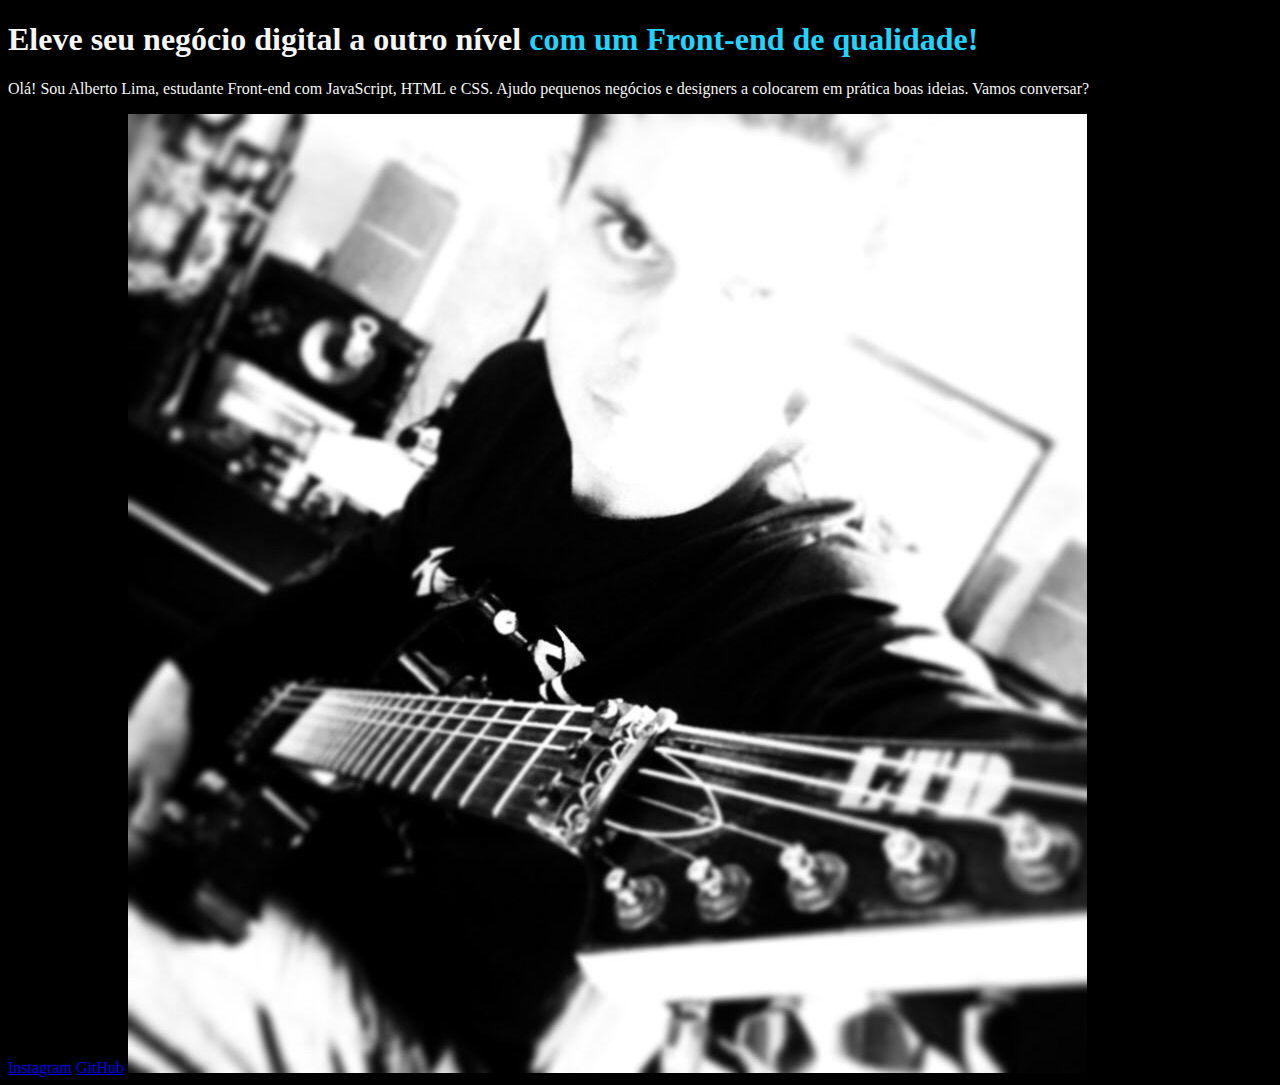
<file: 01-ambientes-de-desenvolvimento-estrutura-de-arquivo-e-tags/index.html>
<!DOCTYPE html>
<html lang="pt-br">
<head>
    <meta charset="UTF-8">
    <meta neme="viewport" content="width=device-width, initial-scale=1.0">
    <title>Portifolio</title>
    <link rel="stylesheet" href="style.css">
</head>             
<body>
    <header></header>
    <main>
        <h1>Eleve seu negócio digital a outro nível <strong>com um Front-end de qualidade!</strong></h1>
        <p>Olá! Sou Alberto Lima, estudante Front-end com JavaScript, HTML e CSS. Ajudo pequenos negócios e designers a colocarem em prática boas ideias. Vamos conversar?</p>
        <a href="#">Instagram</a>
        <a href="https://github.com/albertobtlima" target="_blank">GitHub</a>
        <img src="eu-ltd.jpeg" alt="Foto Alberto com guitarra">
    </main>
</body>                                  
</html>
</file>
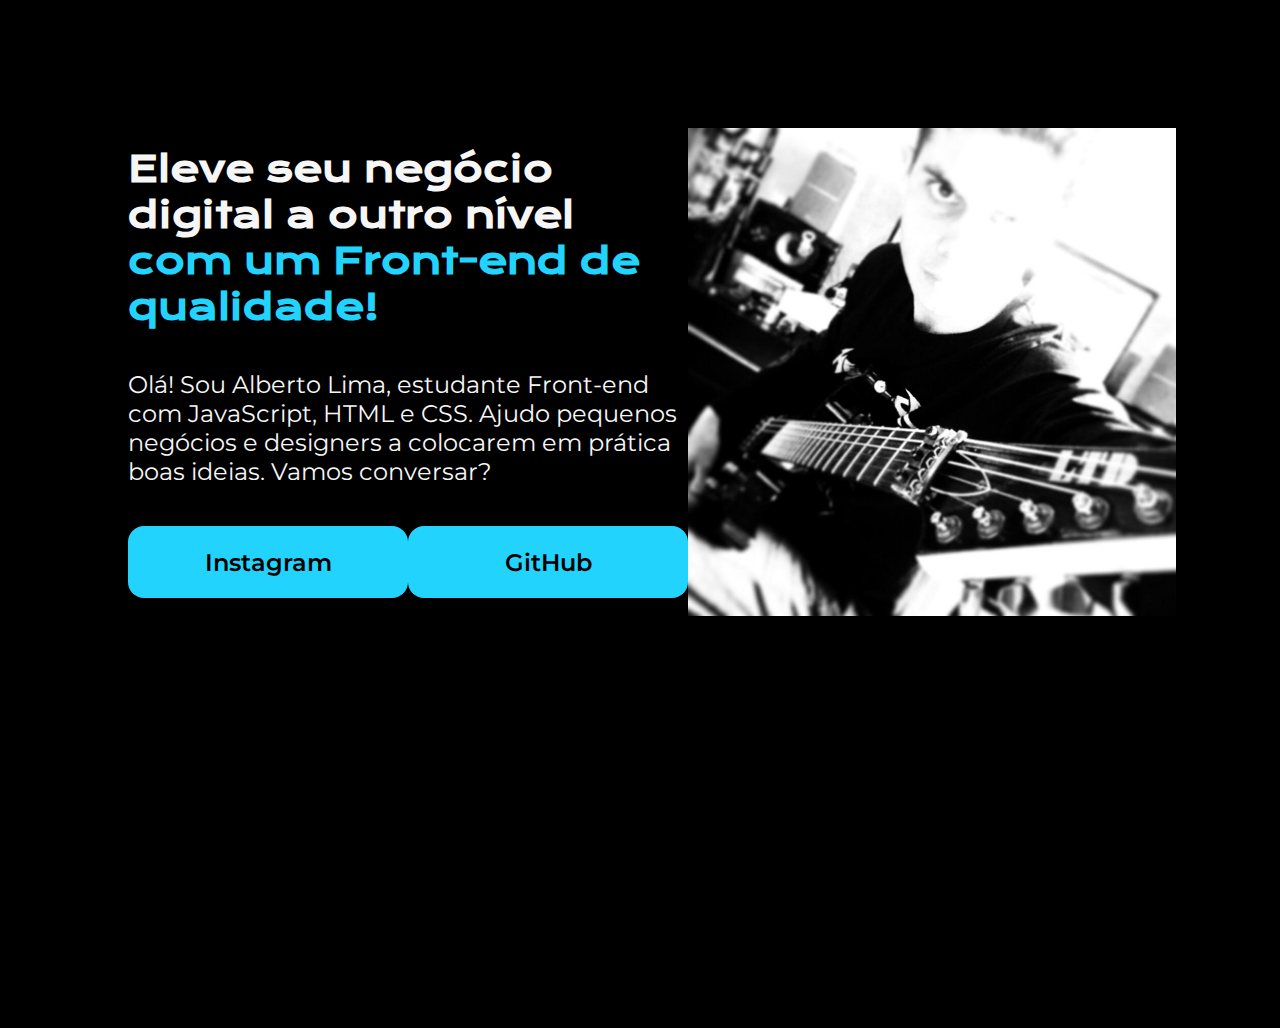
<file: 02-classes-posicionamento-e-flexbox/index.html>
<!DOCTYPE html>
<html lang="pt-br">
<head>
    <meta charset="UTF-8">
    <meta neme="viewport" content="width=device-width, initial-scale=1.0">
    <title>Portifolio</title>
    <link rel="stylesheet" href="style.css">
</head>             
<body>
    <header></header>
    <main class="apresentacao">
        <section class="apresentacao__conteudo">
            <h1 class="apresentacao__conteudo__titulo">Eleve seu negócio digital a outro nível <strong class="titulo-destaque">com um Front-end de qualidade!</strong></h1>
            <p class="apresentacao__conteudo__texto">Olá! Sou Alberto Lima, estudante Front-end com JavaScript, HTML e CSS. Ajudo pequenos negócios e designers a colocarem em prática boas ideias. Vamos conversar?</p>
            <div class="apresentacao__links">
                <a class="apresentacao__links__link" href="#">Instagram</a>
                <a class="apresentacao__links__link" href="https://github.com/albertobtlima" target="_blank">GitHub</a>
            </div>
        </section>
        <img src="eu-ltd.jpeg" alt="Foto Alberto com guitarra" width="488px">
    </main>
</body>                                  
</html>
</file>
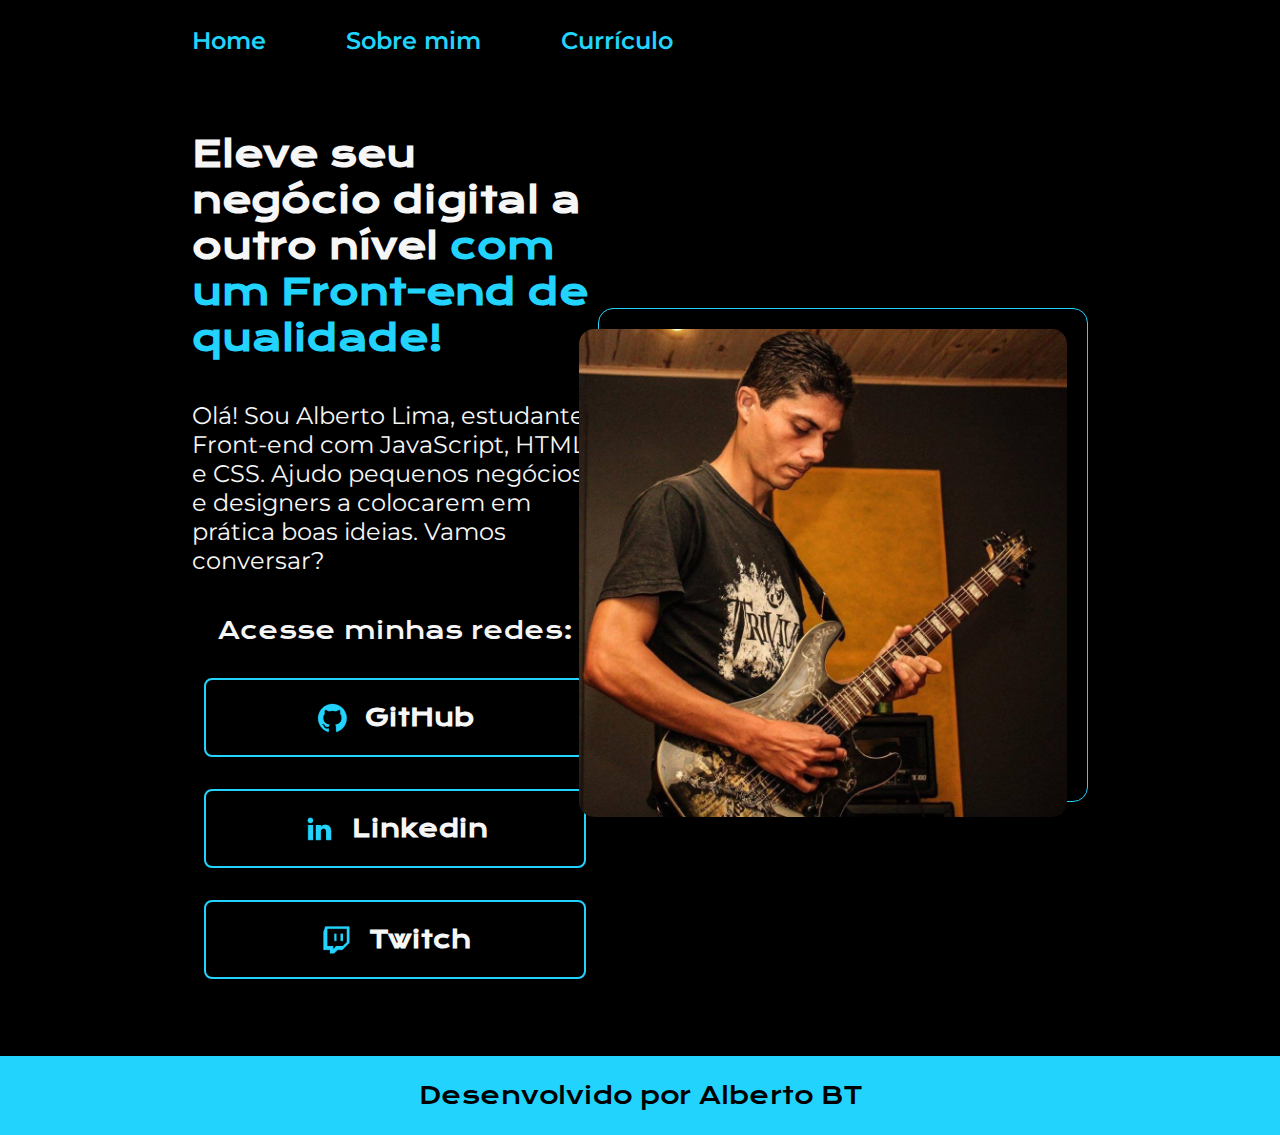
<file: 03-cabecalho-footer-e-variaveis-css/index.html>
<!DOCTYPE html>
<html lang="pt-br">
<head>
    <meta charset="UTF-8">
    <meta neme="viewport" content="width=device-width, initial-scale=1.0">
    <title>Portifolio</title>
    <link rel="stylesheet" href="./styles/style.css">
</head>             
<body>
    <header class="cabecalho">
        <nav class="cabecalho__menu">
            <a class="cabecalho__menu__link" href="index.html">Home</a>
            <a class="cabecalho__menu__link" href="about.html">Sobre mim</a>
            <a class="cabecalho__menu__link" href="curriculo.html">Currículo</a>
        </nav>
    </header>
    <main class="apresentacao">
        <section class="apresentacao__conteudo">
            <h1 class="apresentacao__conteudo__titulo">Eleve seu negócio digital a outro nível <strong class="titulo-destaque">com um Front-end de qualidade!</strong></h1>
            <p class="apresentacao__conteudo__texto">Olá! Sou Alberto Lima, estudante Front-end com JavaScript, HTML e CSS. Ajudo pequenos negócios e designers a colocarem em prática boas ideias. Vamos conversar?</p>
            <div class="apresentacao__links">
                <h2 class="apresentacao__links__subtitulo">Acesse minhas redes:</h2>
                <a class="apresentacao__links__link" href="https://github.com/albertobtlima" target="_blank">
                    <img src="./assets/github.png">
                    GitHub
                </a>
                <a class="apresentacao__links__link" href="https://www.linkedin.com/in/alberto-lima-da-silva-347a8926b/" target="_blank">
                    <img src="./assets/linkedin.png">
                    Linkedin
                </a>
                <a class="apresentacao__links__link" href="#">
                    <img src="./assets/twitch.png">
                    Twitch
                </a>
            </div>
        </section>
        <div class="apresentacao__imagem">
            <img src="./assets/eu-cort.jpeg" alt="Foto Alberto com guitarra">
        </div>
    </main>
    <footer class="rodape">
        <p>Desenvolvido por Alberto BT</p>
    </footer>
</body>                                  
</html>
</file>
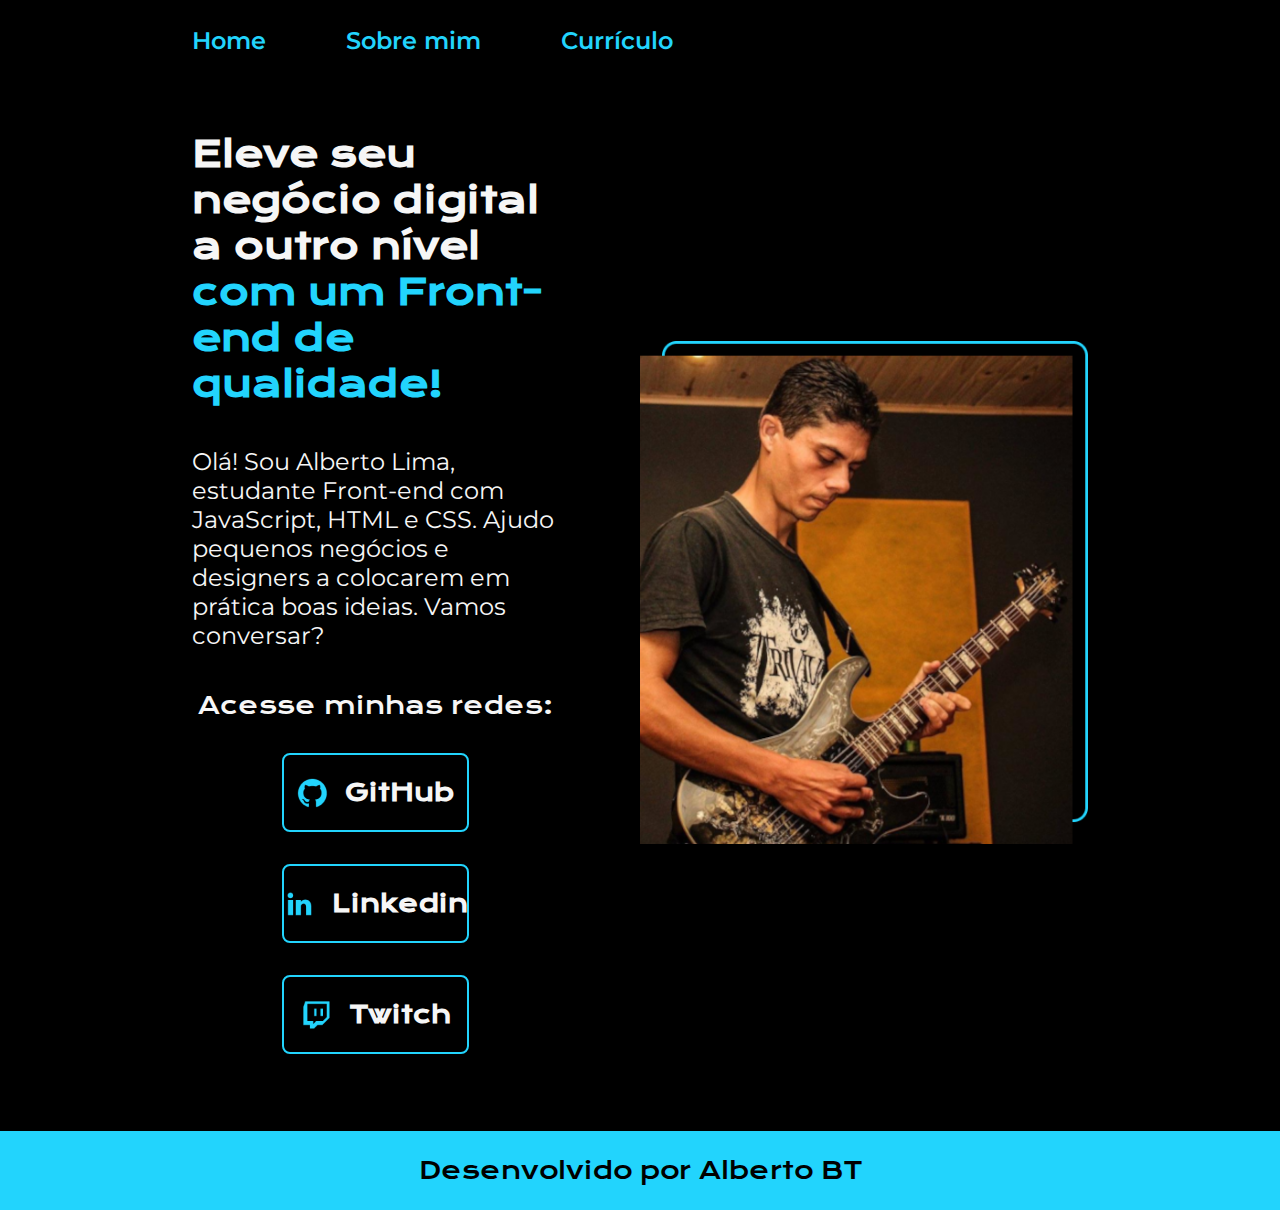
<file: 04-trabalhando-com-responsividade-e-publicacao-de-projeto/index.html>
<!DOCTYPE html>
<html lang="pt-br">
<head>
    <meta charset="UTF-8">
    <meta neme="viewport" content="width=device-width, initial-scale=1.0">
    <title>Portifolio</title>
    <link rel="stylesheet" href="./styles/style.css">
</head>             
<body>
    <header class="cabecalho">
        <nav class="cabecalho__menu">
            <a class="cabecalho__menu__link" href="index.html">Home</a>
            <a class="cabecalho__menu__link" href="about.html">Sobre mim</a>
            <a class="cabecalho__menu__link" href="curriculo.html">Currículo</a>
        </nav>
    </header>
    <main class="apresentacao">
        <section class="apresentacao__conteudo">
            <h1 class="apresentacao__conteudo__titulo">Eleve seu negócio digital a outro nível <strong class="titulo-destaque">com um Front-end de qualidade!</strong></h1>
            <p class="apresentacao__conteudo__texto">Olá! Sou Alberto Lima, estudante Front-end com JavaScript, HTML e CSS. Ajudo pequenos negócios e designers a colocarem em prática boas ideias. Vamos conversar?</p>
            <div class="apresentacao__links">
                <h2 class="apresentacao__links__subtitulo">Acesse minhas redes:</h2>
                <a class="apresentacao__links__navegacao" href="https://github.com/albertobtlima" target="_blank">
                    <img src="./assets/github.png">
                    GitHub
                </a>
                <a class="apresentacao__links__navegacao" href="https://www.linkedin.com/in/alberto-lima-da-silva-347a8926b/" target="_blank">
                    <img src="./assets/linkedin.png">
                    Linkedin
                </a>
                <a class="apresentacao__links__navegacao" href="#">
                    <img src="./assets/twitch.png">
                    Twitch
                </a>
            </div>
        </section>
        <img class="apresentacao__imagem" src="assets/eu-cort2.png" alt="Foto Alberto com guitarra">
    </main>
    <footer class="rodape">
        <p>Desenvolvido por Alberto BT</p>
    </footer>
</body>                                  
</html>
</file>
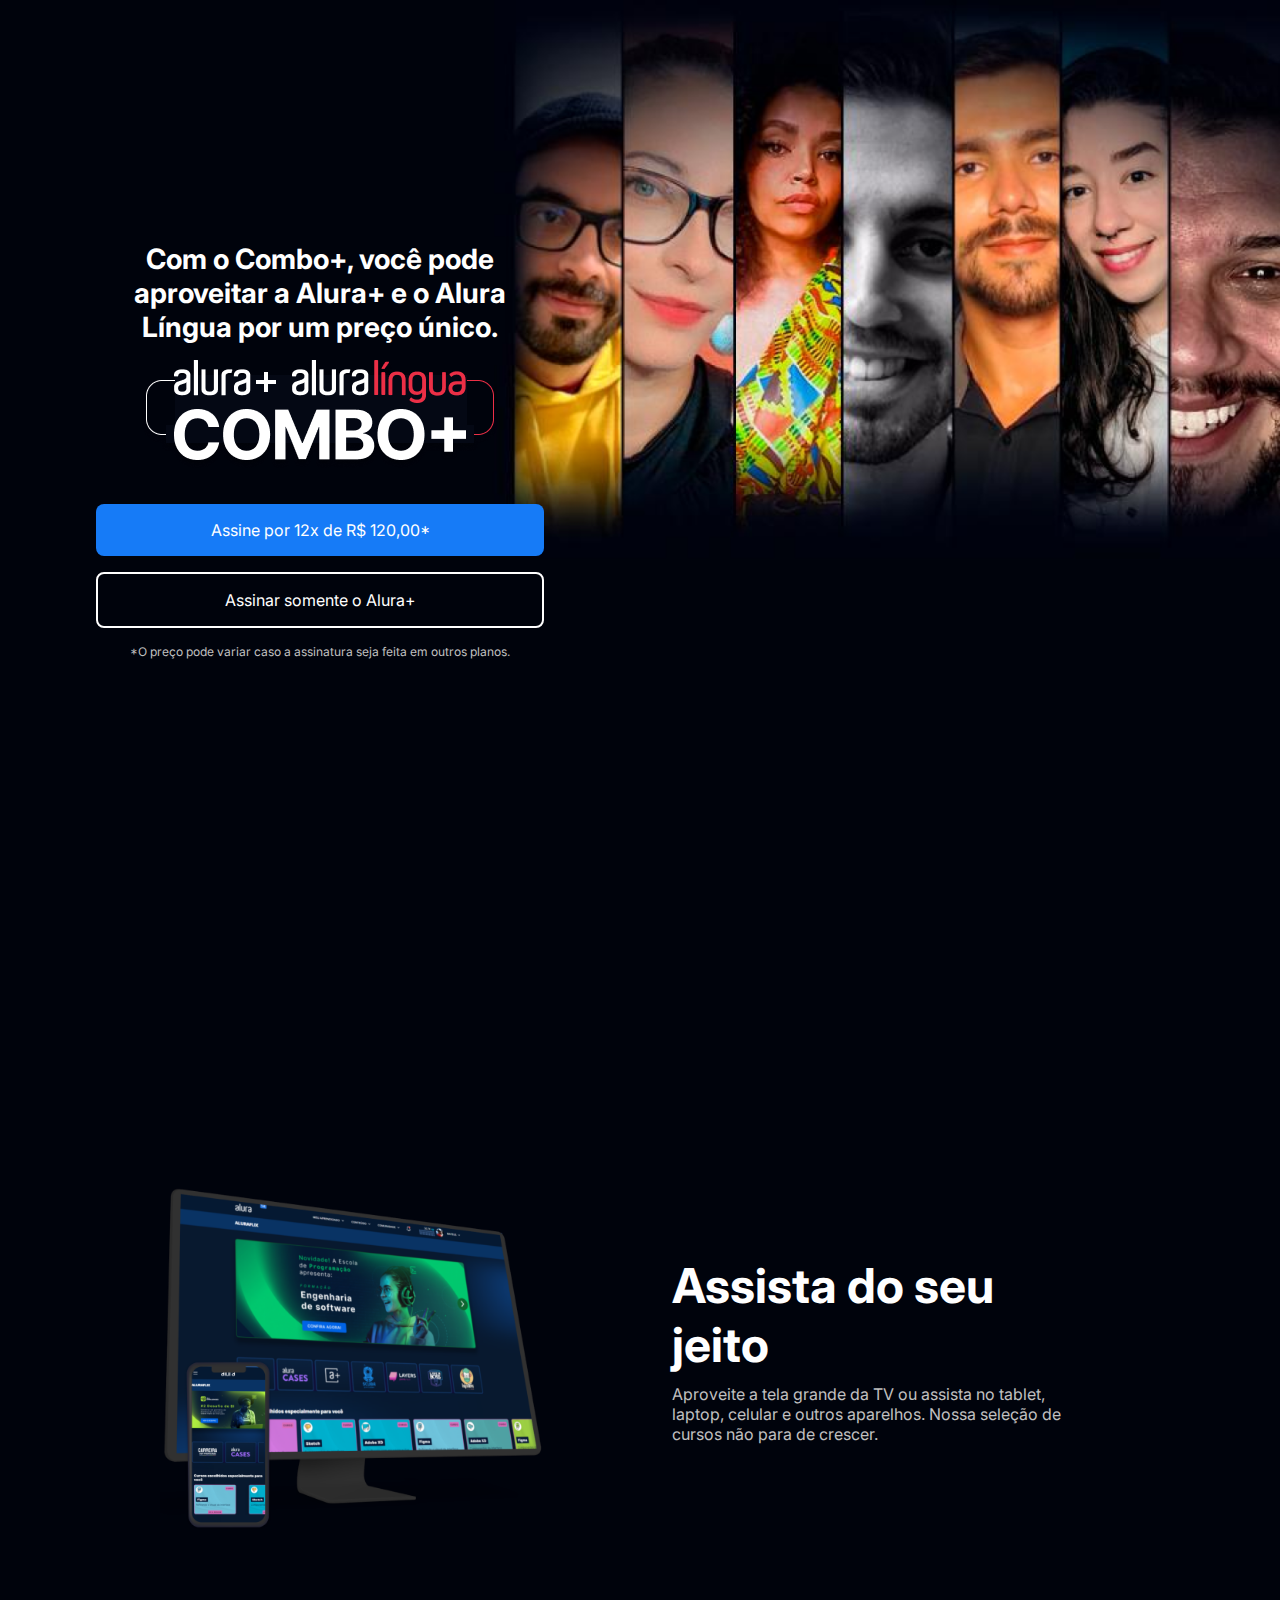
<file: 05-praticando-html-css/index.html>
<!DOCTYPE html>
<html lang="pt-br">
<head>
    <meta charset="UTF-8">
    <meta name="viewport" content="width=device-width, initial-scale=1.0">
    <title>Alura Plus</title>
    <link rel="stylesheet" href="style.css">
    <link rel="preconnect" href="https://fonts.googleapis.com">
    <link rel="preconnect" href="https://fonts.gstatic.com" crossorigin>
    <link href="https://fonts.googleapis.com/css2?family=Inter:wght@400;700&display=swap" rel="stylesheet">
</head>
<body>
    <section class="container principal">
        <div class="container__caixa">
            <h1 class="container__titulo">
                Com o Combo+, você pode aproveitar a Alura+ e o Alura Língua por um preço único.
            </h1>
            <img class="container__imagem" src="img/Combo.png" alt="Logo Alura combo">
            <a class="container__botao" href="#">Assine por 12x de R$ 120,00*</a>
            <a class="container__botao botao_secundario" href="#">Assinar somente o Alura+</a>
            <p class="container__aviso">*O preço pode variar caso a assinatura seja feita em outros planos.</p>
        </div>
    </section>

    <section class="container secundario">
        <img class="secundario__imagem" src="img/Plataformas.png" alt="Um monitor e um celular">
        <div class="container__descricao">
            <h2 class="descricao__titulo">Assista do seu jeito</h2>
            <p class="descricao__texto">
                Aproveite a tela grande da TV ou assista no tablet, laptop, celular e outros aparelhos. Nossa seleção de cursos não para de crescer.
            </p>
        </div>
    </section>
</body>
</html>
</file>
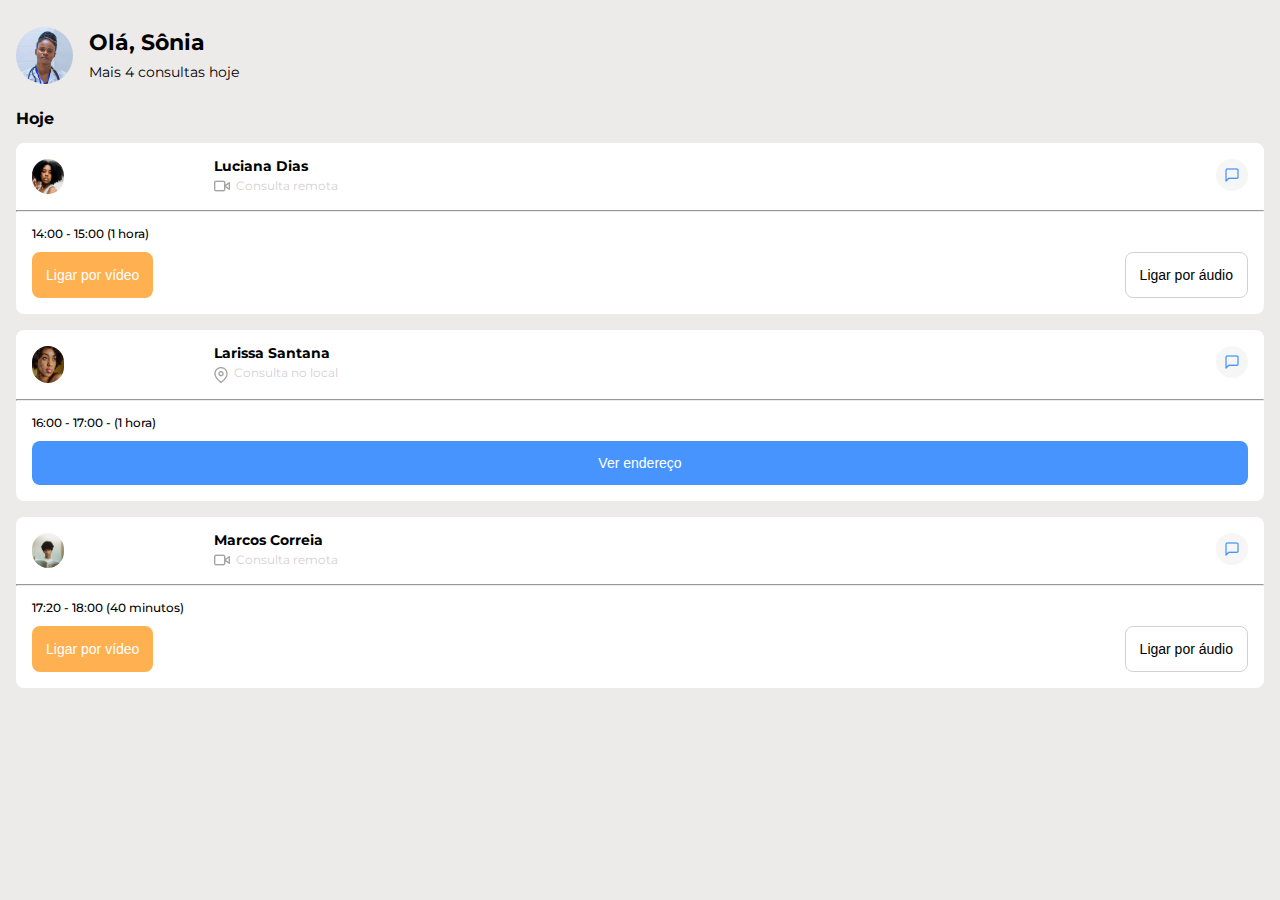
<file: 07-7DaysOfCode/index.html>
<!DOCTYPE html>
<html lang="pt-br">
<head>
    <meta charset="UTF-8">
    <meta name="viewport" content="width=device-width, initial-scale=1.0">
    <title>7DaysOfCode</title>
    <link rel="stylesheet" href="reset.css">
    <link rel="preconnect" href="https://fonts.googleapis.com">
    <link rel="preconnect" href="https://fonts.gstatic.com" crossorigin>
    <link href="https://fonts.googleapis.com/css2?family=Montserrat:wght@400;500;700&display=swap" rel="stylesheet">
    <link rel="stylesheet" href="style.css">
</head>
<body>
    <header class="cabecalho">
        <img class="cabecalho__foto" src="img/perfil-1.jpg" alt="Foto de perfil">
        <div class="cabecalho__perfil">
            <h1 class="cabecalho__perfil-nome">Olá, Sônia</h1>
            <p class="cabecalho__perfil-consultas">Mais 4 consultas hoje</p>
        </div>
    </header>

    <section class="consultas">
        <h2 class="consultas__titulo">Hoje</h2>
        <div class="consultas__container">
            <div class="card__paciente">
                <img class="card__paciente-foto" src="img/perfil-2.jpg" alt="Foto de perfil do paciente">
                <div class="paciente__perfil">
                    <h3 class="paciente__perfil-nome">Luciana Dias</h3>
                    <a href="#" class="consulta__remota">
                        <img src="img/Camera.jpg" alt="Icone de camera">
                        <p class="consulta__remota-texto">Consulta remota</p>
                    </a>
                </div>
                <a href="#" class="consulta__chat">
                    <img src="img/Chatcirculo1.jpg" alt="Icone de chat">
                </a>
            </div>
            <hr>
            <div class="card__paciente-parte2">
                <p class="consulta__hora">14:00 - 15:00 (1 hora)</p>
                <div class="card__botoes">
                    <input type="button" value="Ligar por vídeo" class="card__btn-video">
                    <input type="button" value="Ligar por áudio" class="card__btn-audio">
                </div>
            </div>
        </div>

        <br>

        <div class="consultas__container">
            <div class="card__paciente">
                <img class="card__paciente-foto" src="img/perfil-3.jpg" alt="Foto de perfil do paciente">
                <div class="paciente__perfil">
                    <h3 class="paciente__perfil-nome">Larissa Santana</h3>
                    <a href="#" class="consulta__remota">
                        <img src="img/pin.jpg" alt="Icone de mapa">
                        <p class="consulta__remota-texto">Consulta no local</p>
                    </a>
                </div>
                <a href="#" class="consulta__chat">
                    <img src="img/Chatcirculo1.jpg" alt="Icone de chat">
                </a>
            </div>
            <hr>
            <div class="card__paciente-parte2">
                <p class="consulta__hora">16:00 - 17:00 - (1 hora)</p>
                <input type="button" value="Ver endereço" class="card__botao">
            </div>
        </div>

        <br>

        <div class="consultas__container">
            <div class="card__paciente">
                <img class="card__paciente-foto" src="img/perfil-4.jpg" alt="Foto de perfil do paciente">
                <div class="paciente__perfil">
                    <h3 class="paciente__perfil-nome">Marcos Correia</h3>
                    <a href="#" class="consulta__remota">
                        <img src="img/Camera.jpg" alt="Icone de camera">
                        <p class="consulta__remota-texto">Consulta remota</p>
                    </a>
                </div>
                <a href="#" class="consulta__chat">
                    <img src="img/Chatcirculo1.jpg" alt="Icone de chat">
                </a>
            </div>
            <hr>
            <div class="card__paciente-parte2">
                <p class="consulta__hora">17:20 - 18:00 (40 minutos)</p>
                <div class="card__botoes">
                    <input type="button" value="Ligar por vídeo" class="card__btn-video">
                    <input type="button" value="Ligar por áudio" class="card__btn-audio">
                </div>
            </div>
        </div>
    </section>
</body>
</html>
</file>
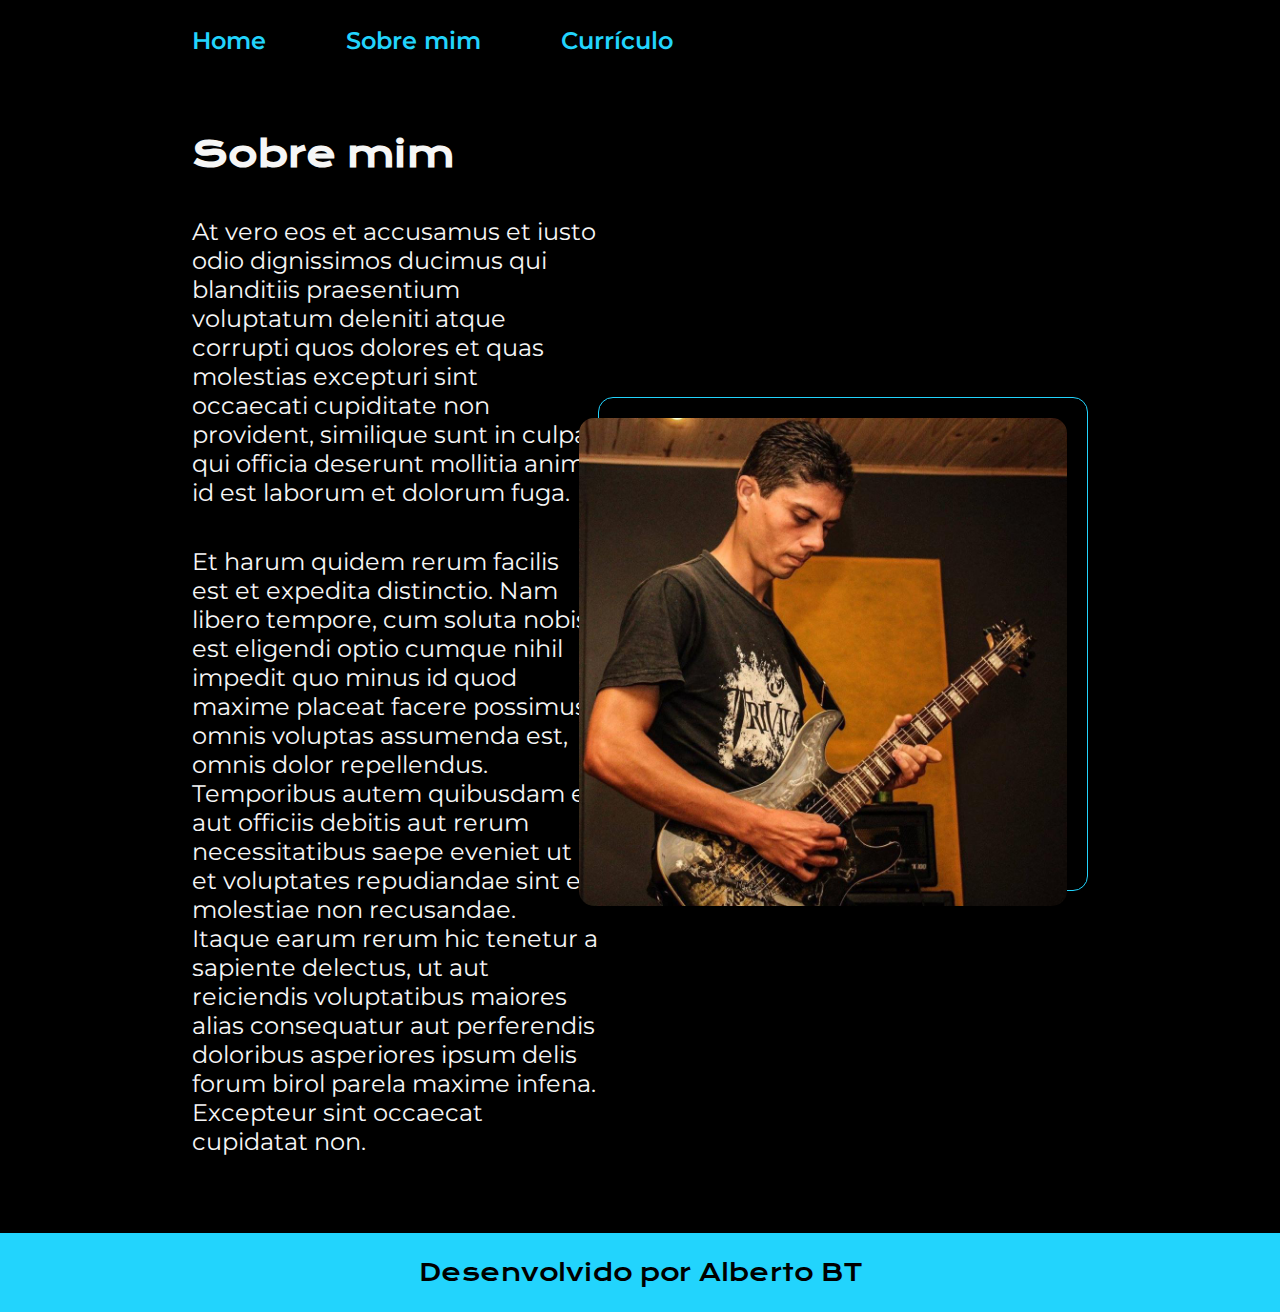
<file: 03-cabecalho-footer-e-variaveis-css/about.html>
<!DOCTYPE html>
<html lang="pt-br">
<head>
    <meta charset="UTF-8">
    <meta name="viewport" content="width=device-width, initial-scale=1.0">
    <title>Sobre mim</title>
    <link rel="stylesheet" href="./styles/style.css">
</head>
<body>
    <header class="cabecalho">
        <nav class="cabecalho__menu">
            <a class="cabecalho__menu__link" href="index.html">Home</a>
            <a class="cabecalho__menu__link" href="about.html">Sobre mim</a>
            <a class="cabecalho__menu__link" href="curriculo.html">Currículo</a>
        </nav>
    </header>
    <main class="apresentacao">
        <section class="apresentacao__conteudo">
            <h1 class="apresentacao__conteudo__titulo">Sobre mim</h1>
            <p class="apresentacao__conteudo__texto">
                At vero eos et accusamus et iusto odio dignissimos ducimus qui blanditiis praesentium voluptatum deleniti atque corrupti quos dolores et quas molestias excepturi sint occaecati cupiditate non provident, similique sunt in culpa qui officia deserunt mollitia animi, id est laborum et dolorum fuga.
            </p>
            <p class="apresentacao__conteudo__texto">
                Et harum quidem rerum facilis est et expedita distinctio. Nam libero tempore, cum soluta nobis est eligendi optio cumque nihil impedit quo minus id quod maxime placeat facere possimus, omnis voluptas assumenda est, omnis dolor repellendus. Temporibus autem quibusdam et aut officiis debitis aut rerum necessitatibus saepe eveniet ut et voluptates repudiandae sint et molestiae non recusandae. Itaque earum rerum hic tenetur a sapiente delectus, ut aut reiciendis voluptatibus maiores alias consequatur aut perferendis doloribus asperiores ipsum delis forum birol parela maxime infena. Excepteur sint occaecat cupidatat non.
            </p>
        </section>
        <div class="apresentacao__imagem">
            <img src="./assets/eu-cort.jpeg" alt="Foto Alberto com guitarra">
        </div>
    </main>
    <footer class="rodape">
        <p>Desenvolvido por Alberto BT</p>
    </footer>
</body>
</html>
</file>
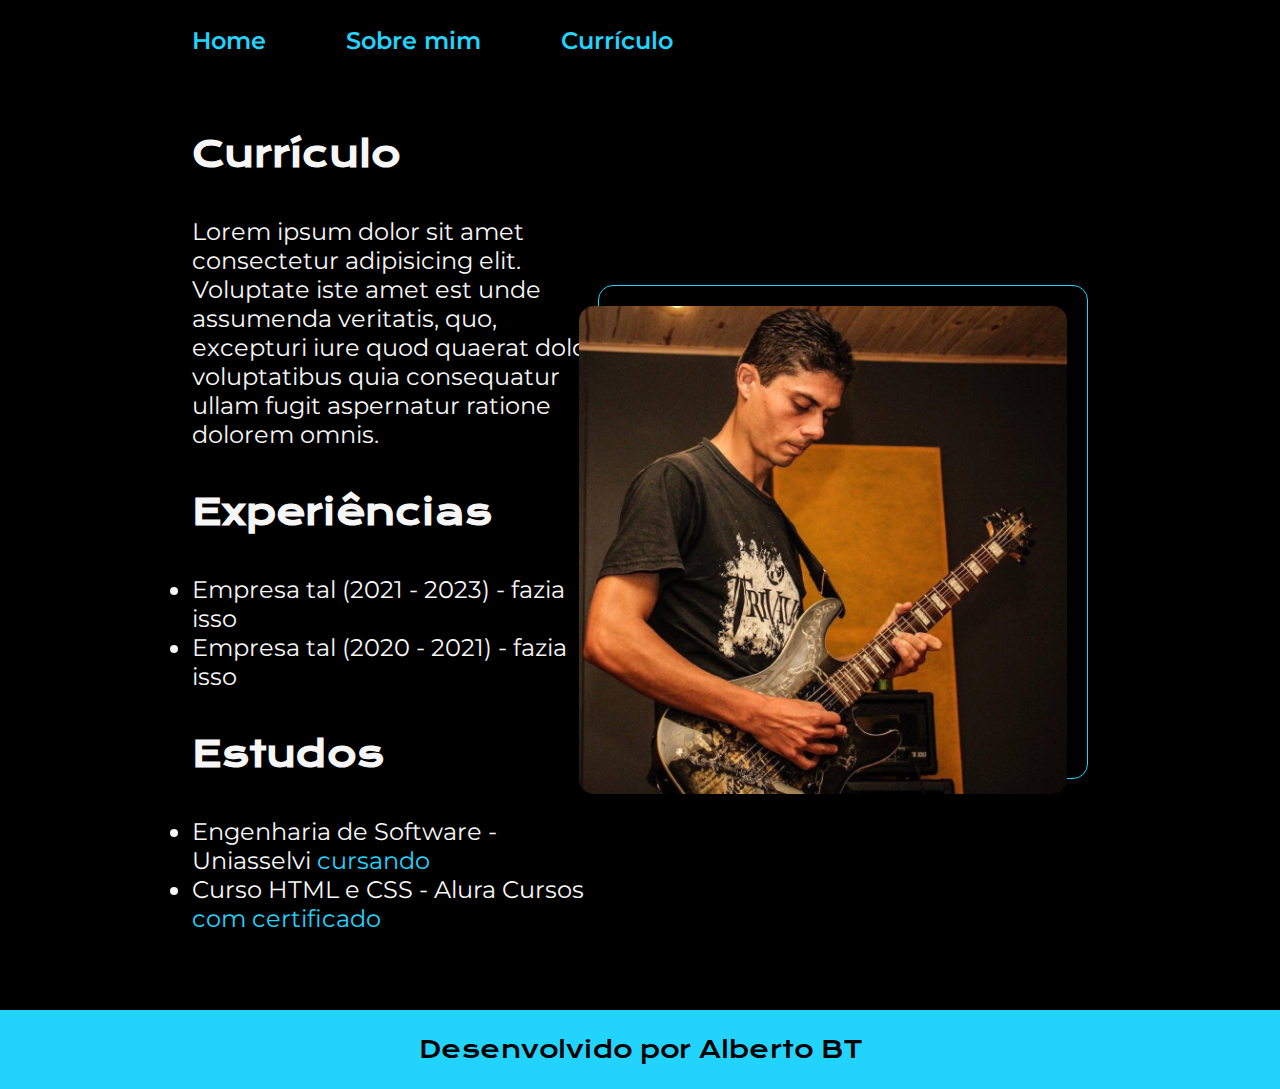
<file: 03-cabecalho-footer-e-variaveis-css/curriculo.html>
<!DOCTYPE html>
<html lang="pt-br">
<head>
    <meta charset="UTF-8">
    <meta neme="viewport" content="width=device-width, initial-scale=1.0">
    <title>Portifolio</title>
    <link rel="stylesheet" href="./styles/style.css">
</head>             
<body>
    <header class="cabecalho">
        <nav class="cabecalho__menu">
            <a class="cabecalho__menu__link" href="index.html">Home</a>
            <a class="cabecalho__menu__link" href="about.html">Sobre mim</a>
            <a class="cabecalho__menu__link" href="curriculo.html">Currículo</a>
        </nav>
    </header>
    <main class="apresentacao">
        <section class="apresentacao__conteudo">
            <h1 class="apresentacao__conteudo__titulo">Currículo</h1>
            <p class="apresentacao__conteudo__texto">Lorem ipsum dolor sit amet consectetur adipisicing elit. Voluptate iste amet est unde assumenda veritatis, quo, excepturi iure quod quaerat dolor voluptatibus quia consequatur ullam fugit aspernatur ratione dolorem omnis.</p>
            <h2 class="apresentacao__conteudo__titulo">Experiências</h1>
            <ul class="apresentacao__conteudo__texto">
                <li>Empresa tal (2021 - 2023) - fazia isso</li>
                <li>Empresa tal (2020 - 2021) - fazia isso</li>
            </ul>
            <h2 class="apresentacao__conteudo__titulo">Estudos</h1>
            <ul class="apresentacao__conteudo__texto">
                <li>Engenharia de Software - Uniasselvi <span class="apresentacao__conteudo__destaque">cursando</span></li>
                <li>Curso HTML e CSS - Alura Cursos <span class="apresentacao__conteudo__destaque">com certificado</span></li>
            </ul>
        </section>
        <div class="apresentacao__imagem">
            <img src="./assets/eu-cort.jpeg" alt="Foto Alberto com guitarra">
        </div>
    </main>
    <footer class="rodape">
        <p>Desenvolvido por Alberto BT</p>
    </footer>
</body>                                  
</html>
</file>
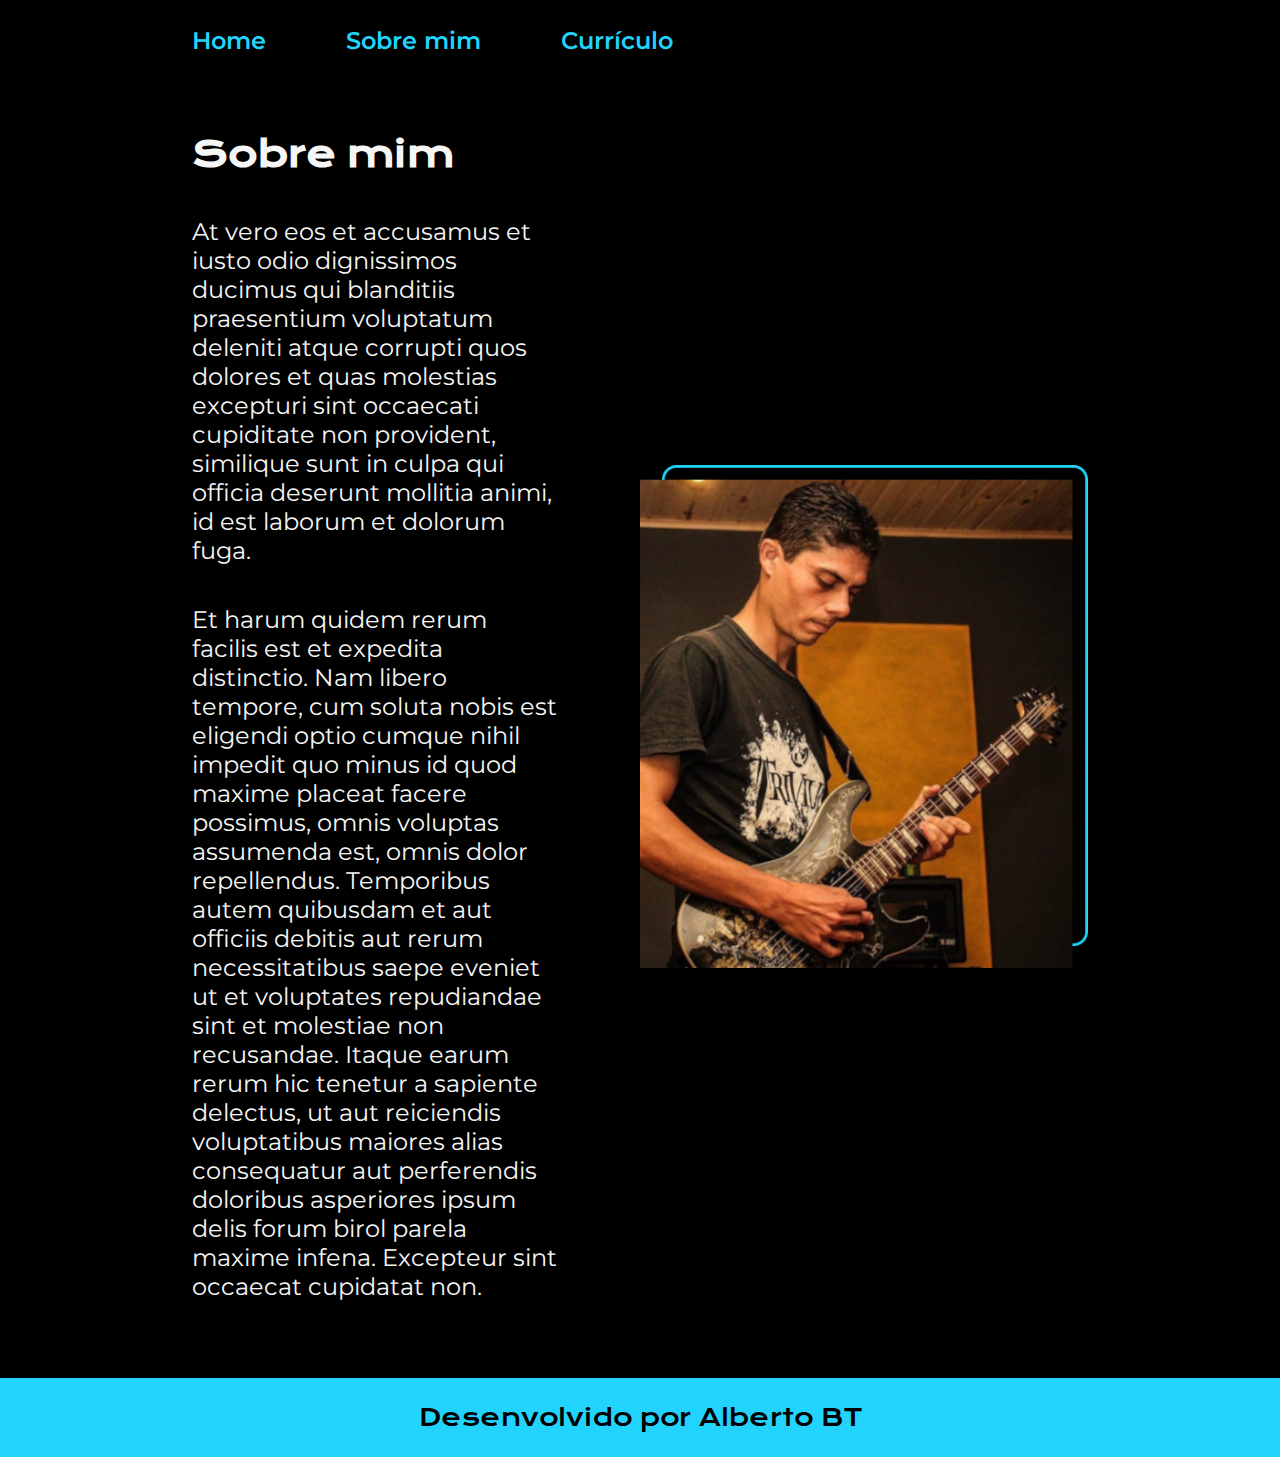
<file: 04-trabalhando-com-responsividade-e-publicacao-de-projeto/about.html>
<!DOCTYPE html>
<html lang="pt-br">
<head>
    <meta charset="UTF-8">
    <meta name="viewport" content="width=device-width, initial-scale=1.0">
    <title>Sobre mim</title>
    <link rel="stylesheet" href="./styles/style.css">
</head>
<body>
    <header class="cabecalho">
        <nav class="cabecalho__menu">
            <a class="cabecalho__menu__link" href="index.html">Home</a>
            <a class="cabecalho__menu__link" href="about.html">Sobre mim</a>
            <a class="cabecalho__menu__link" href="curriculo.html">Currículo</a>
        </nav>
    </header>
    <main class="apresentacao">
        <section class="apresentacao__conteudo">
            <h1 class="apresentacao__conteudo__titulo">Sobre mim</h1>
            <p class="apresentacao__conteudo__texto">
                At vero eos et accusamus et iusto odio dignissimos ducimus qui blanditiis praesentium voluptatum deleniti atque corrupti quos dolores et quas molestias excepturi sint occaecati cupiditate non provident, similique sunt in culpa qui officia deserunt mollitia animi, id est laborum et dolorum fuga.
            </p>
            <p class="apresentacao__conteudo__texto">
                Et harum quidem rerum facilis est et expedita distinctio. Nam libero tempore, cum soluta nobis est eligendi optio cumque nihil impedit quo minus id quod maxime placeat facere possimus, omnis voluptas assumenda est, omnis dolor repellendus. Temporibus autem quibusdam et aut officiis debitis aut rerum necessitatibus saepe eveniet ut et voluptates repudiandae sint et molestiae non recusandae. Itaque earum rerum hic tenetur a sapiente delectus, ut aut reiciendis voluptatibus maiores alias consequatur aut perferendis doloribus asperiores ipsum delis forum birol parela maxime infena. Excepteur sint occaecat cupidatat non.
            </p>
        </section>
        <img class="apresentacao__imagem" src="assets/eu-cort2.png" alt="Foto Alberto com guitarra">
    </main>
    <footer class="rodape">
        <p>Desenvolvido por Alberto BT</p>
    </footer>
</body>
</html>
</file>
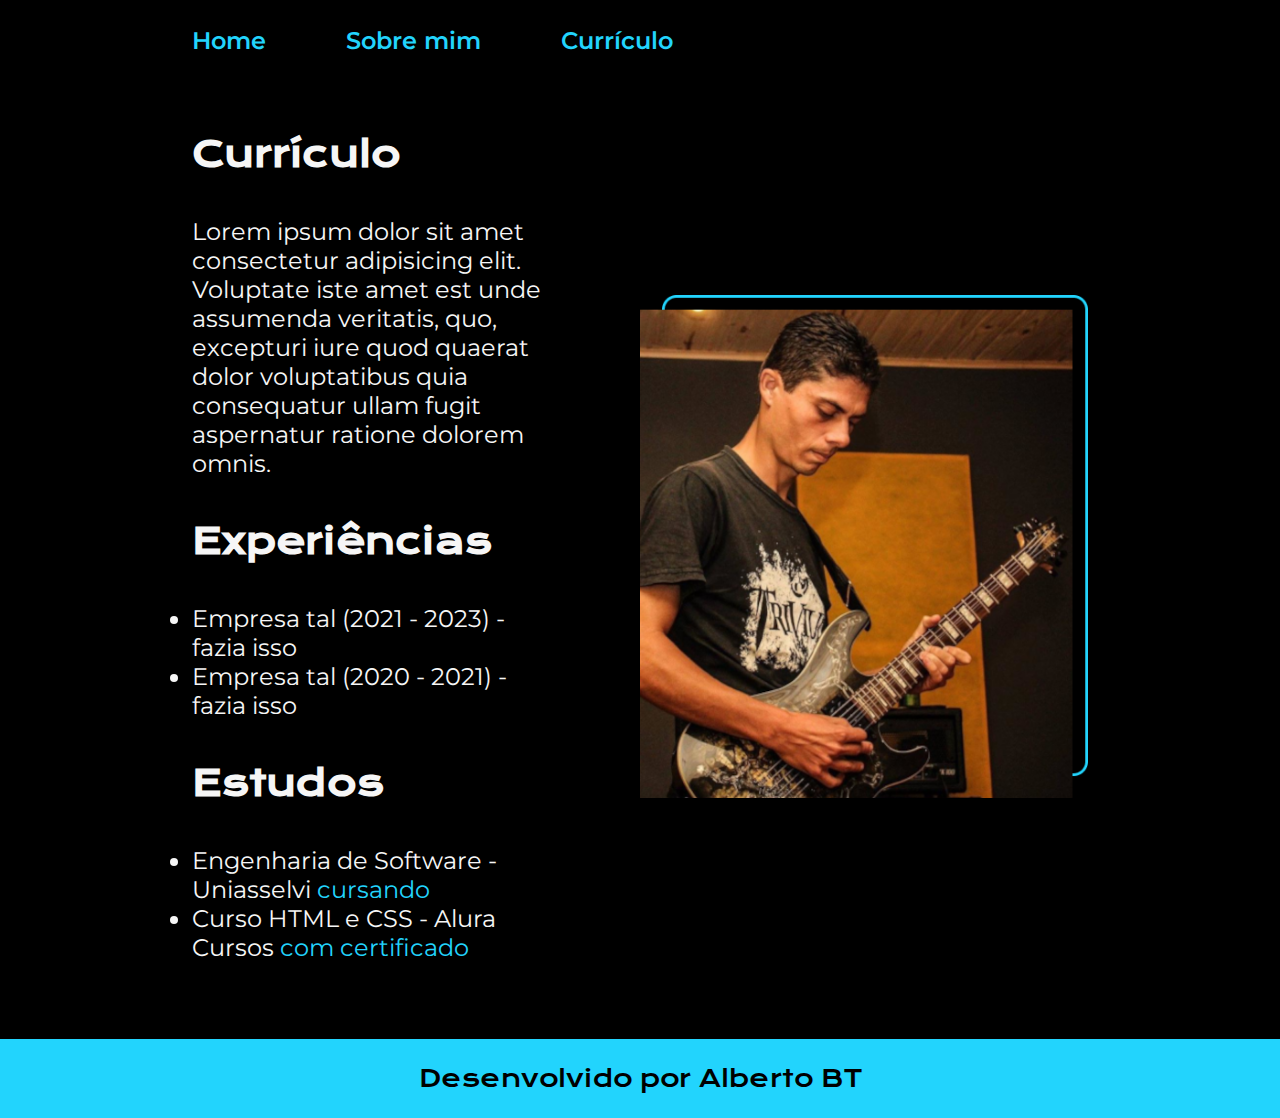
<file: 04-trabalhando-com-responsividade-e-publicacao-de-projeto/curriculo.html>
<!DOCTYPE html>
<html lang="pt-br">
<head>
    <meta charset="UTF-8">
    <meta neme="viewport" content="width=device-width, initial-scale=1.0">
    <title>Portifolio</title>
    <link rel="stylesheet" href="./styles/style.css">
</head>             
<body>
    <header class="cabecalho">
        <nav class="cabecalho__menu">
            <a class="cabecalho__menu__link" href="index.html">Home</a>
            <a class="cabecalho__menu__link" href="about.html">Sobre mim</a>
            <a class="cabecalho__menu__link" href="curriculo.html">Currículo</a>
        </nav>
    </header>
    <main class="apresentacao">
        <section class="apresentacao__conteudo">
            <h1 class="apresentacao__conteudo__titulo">Currículo</h1>
            <p class="apresentacao__conteudo__texto">Lorem ipsum dolor sit amet consectetur adipisicing elit. Voluptate iste amet est unde assumenda veritatis, quo, excepturi iure quod quaerat dolor voluptatibus quia consequatur ullam fugit aspernatur ratione dolorem omnis.</p>
            <h2 class="apresentacao__conteudo__titulo">Experiências</h1>
            <ul class="apresentacao__conteudo__texto">
                <li>Empresa tal (2021 - 2023) - fazia isso</li>
                <li>Empresa tal (2020 - 2021) - fazia isso</li>
            </ul>
            <h2 class="apresentacao__conteudo__titulo">Estudos</h1>
            <ul class="apresentacao__conteudo__texto">
                <li>Engenharia de Software - Uniasselvi <span class="apresentacao__conteudo__destaque">cursando</span></li>
                <li>Curso HTML e CSS - Alura Cursos <span class="apresentacao__conteudo__destaque">com certificado</span></li>
            </ul>
        </section>
        <img class="apresentacao__imagem" src="assets/eu-cort2.png" alt="Foto Alberto com guitarra">
    </main>
    <footer class="rodape">
        <p>Desenvolvido por Alberto BT</p>
    </footer>
</body>                                  
</html>
</file>
<file: 01-ambientes-de-desenvolvimento-estrutura-de-arquivo-e-tags/style.css>
body {
    background-color: black;
    color: #F6F6F6;
}

strong {
    color: #22D4FD;
}
</file>
<file: 02-classes-posicionamento-e-flexbox/style.css>
@import url('https://fonts.googleapis.com/css2?family=Krona+One&family=Montserrat:wght@400;600&display=swap');

* {
    margin: 0;
    padding: 0;
}

body {
    height: 100vh;
    box-sizing: border-box;
    background-color: black;
    color: #F6F6F6;
}

.titulo-destaque {
    color: #22D4FD;
}

.apresentacao {
    margin: 10%;
    display: flex;
    align-items: center;
    justify-content: space-between;
}

.apresentacao__conteudo {
    width: 615px;
    display: flex;
    flex-direction: column;
    gap: 40px;
}

.apresentacao__conteudo__titulo {
    font-size: 36px;
    font-family: 'Krona One', sans-serif;
}

.apresentacao__conteudo__texto {
    font-size: 24px;
    font-family: 'Montserrat', sans-serif;
}

.apresentacao__links {
    display: flex;
    justify-content: space-between;
}

.apresentacao__links__link {
    background-color: #22D4FD;
    width: 280px;
    text-align: center;
    border-radius: 16px;
    font-size: 24px;
    padding: 21.5px 0;
    text-decoration: none;
    color: #000;
    font-family: 'Montserrat', sans-serif;
    font-weight: 600;
}
</file>
<file: 03-cabecalho-footer-e-variaveis-css/styles/style.css>
@import url('https://fonts.googleapis.com/css2?family=Krona+One&family=Montserrat:wght@400;600&display=swap');

:root {
    --cor-primaria: #000000;
    --cor-secundaria: #F6F6F6;
    --cor-terciaria: #22D4FD;
    --cor-hover: #272727;

    --fonte-primaria: 'Krona One', sans-serif;
    --fonte-secundaria: 'Montserrat', sans-serif;
}

* {
    margin: 0;
    padding: 0;
    text-decoration: none;
}

body {
    /*height: 100vh;*/
    box-sizing: border-box;
    background-color: var(--cor-primaria);
    color: var(--cor-secundaria);
}

.cabecalho {
    padding: 2% 0 0 15%;
}

.cabecalho__menu {
    display: flex;
    gap: 80px;
}

.cabecalho__menu__link {
    font-family: var(--fonte-secundaria);
    font-size: 24px;
    font-weight: 600;
    color: var(--cor-terciaria);
}

.apresentacao {
    /* margin: 10% 15%; */
    padding: 6% 15%;
    display: flex;
    align-items: center;
    justify-content: space-between;
}

.apresentacao__conteudo {
    width: 615px;
    display: flex;
    flex-direction: column;
    gap: 40px;
}

.apresentacao__conteudo__titulo {
    font-size: 36px;
    font-family: var(--fonte-primaria);
}

.titulo-destaque {
    color: var(--cor-terciaria);
}

.apresentacao__conteudo__texto {
    font-size: 24px;
    font-family: var(--fonte-secundaria);
}

.apresentacao__links {
    display: flex;
    flex-direction: column;
    align-items: center;
    gap: 32px;
}

.apresentacao__links__subtitulo {
    font-family: var(--fonte-primaria);
    font-size: 24;
    font-weight: 400;
}

.apresentacao__links__link {
    display: flex;
    justify-content: center;
    text-align: center;
    gap: 16px;
    width: 378px;
    border-radius: 8px;
    font-size: 24px;
    font-weight: 600;
    padding: 21.5px 0;
    color: var(--cor-secundaria);
    font-family: var(--fonte-primaria);
    border: 2px solid var(--cor-terciaria);
    transition: 0.3s;
}

.apresentacao__links__link:hover {
    background-color: var(--cor-hover);
}

.rodape {
    color: var(--cor-primaria);
    font-family: var(--fonte-primaria);
    font-size: 24px;
    text-align: center;
    font-weight: 400;
    background-color: var(--cor-terciaria);
    padding: 24px 0;
}

/*----------------------------------------------------------------------*/

.apresentacao__imagem {
    box-sizing: content-box;
    width: 488px;
    border-radius: 15px;
    border: 1px solid var(--cor-terciaria);
}

.apresentacao__imagem img {
    width: 488px;
    border-radius: 15px;
    margin: 20px 20px -20px -20px;
}

.apresentacao__conteudo__destaque {
    color: var(--cor-terciaria);
}
</file>
<file: 04-trabalhando-com-responsividade-e-publicacao-de-projeto/styles/style.css>
@import url('https://fonts.googleapis.com/css2?family=Krona+One&family=Montserrat:wght@400;600&display=swap');

:root {
    --cor-primaria: #000000;
    --cor-secundaria: #F6F6F6;
    --cor-terciaria: #22D4FD;
    --cor-hover: #272727;

    --fonte-primaria: 'Krona One', sans-serif;
    --fonte-secundaria: 'Montserrat', sans-serif;
}

* {
    margin: 0;
    padding: 0;
    text-decoration: none;
}

body {
    /*height: 100vh;*/
    box-sizing: border-box;
    background-color: var(--cor-primaria);
    color: var(--cor-secundaria);
}

.cabecalho {
    padding: 2% 0 0 15%;
}

.cabecalho__menu {
    display: flex;
    gap: 80px;
}

.cabecalho__menu__link {
    font-family: var(--fonte-secundaria);
    font-size: 1.5rem;
    font-weight: 600;
    color: var(--cor-terciaria);
}

.apresentacao {
    /* margin: 10% 15%; */
    padding: 6% 15%;
    display: flex;
    align-items: center;
    justify-content: space-between;
    gap: 82px;
}

.apresentacao__conteudo {
    width: 50%;
    display: flex;
    flex-direction: column;
    gap: 40px;
}

.apresentacao__conteudo__titulo {
    font-size: 2.25rem;
    font-family: var(--fonte-primaria);
}

.titulo-destaque {
    color: var(--cor-terciaria);
}

.apresentacao__conteudo__texto {
    font-size: 1.5rem;
    font-family: var(--fonte-secundaria);
}

.apresentacao__links {
    display: flex;
    flex-direction: column;
    align-items: center;
    gap: 32px;
}

.apresentacao__links__subtitulo {
    font-family: var(--fonte-primaria);
    font-size: 1.5rem;
    font-weight: 400;
}

.apresentacao__links__navegacao {
    display: flex;
    justify-content: center;
    text-align: center;
    gap: 16px;
    width: 50%;
    border-radius: 8px;
    font-size: 1.5rem;
    font-weight: 600;
    padding: 21.5px 0;
    color: var(--cor-secundaria);
    font-family: var(--fonte-primaria);
    border: 2px solid var(--cor-terciaria);
    transition: 0.3s;
}

.apresentacao__links__navegacao:hover {
    background-color: var(--cor-hover);
}

.apresentacao__imagem {
    width: 50%;
    max-width: 490px;
}

.apresentacao__conteudo__destaque {
    color: var(--cor-terciaria);
}

.rodape {
    color: var(--cor-primaria);
    font-family: var(--fonte-primaria);
    font-size: 1.5rem;
    text-align: center;
    font-weight: 400;
    background-color: var(--cor-terciaria);
    padding: 24px 0;
}

/* RESPONSIVO ------------------------------------------------*/

@media (max-width: 1200px) {
    .cabecalho {
        padding: 10%;
    }

    .cabecalho__menu {
        justify-content: center;
    }

    .apresentacao {
        flex-direction: column-reverse;
        padding: 5%;
    }

    .apresentacao__conteudo {
        width: auto;
    }

}
</file>
<file: 05-praticando-html-css/style.css>
:root {
    --branco-principal: #FFFFFF;
    --cinza-secundario: #C0C0C0;
    --botao-azul: #167BF7;
    --cor-de-fundo: #00030C;

    --fonte-principal: 'Inter', sans-serif;

    --botao-azul-efeito: #3C92FA;
}

* {
    margin: 0;
    padding: 0;
}

body {
    background-color: var(--cor-de-fundo);
    color: var(--branco-principal);
    font-family: var(--fonte-principal);
    font-size: 16px;
    font-weight: 400;
}

.principal {
    background-image: url("./img/Background.png");
    background-repeat: no-repeat;
    background-size: contain;
    align-items: center;
    text-align: center;
}

.container {
    height: 100vh;
    display: grid;
    grid-template-columns: 50% 50%;
}

.container__caixa {
    margin: 0 6em;
}

.container__titulo {
    font-size: 28px;
    font-weight: 700;
}

.container__imagem {
    margin: 1em 0 2em 0;
}

.container__botao {
    background-color: var(--botao-azul);
    border-radius: 8px;
    padding: 1em;
    color: var(--branco-principal);
    display: block;
    text-decoration: none;
    margin-bottom: 1em;
}

.container__botao:hover {
    background-color: var(--botao-azul-efeito);
    color: var(--cor-de-fundo);
}

.botao_secundario {
    background-color: transparent;
    border: 2px solid var(--branco-principal);
}

.container__aviso {
    font-size: 12px;
    color: var(--cinza-secundario)
}

.secundario {
    align-items: center;
    margin: 0 10em;
}

.secundario__imagem {
    width: 80%;
}

.descricao__titulo {
    font-weight: 700;
    font-size: 48px;
    color: var(--branco-principal);
    margin-bottom: 0.2em;
}

.descricao__texto {
    color: var(--cinza-secundario);
}

.container__descricao {
    padding: 2em;
}

.secundario__botao {
    display: inline-block;
    margin-top: 1em;
}

.dispositivos {
    text-align: center;
}

.dispositivos__titulo {
    font-size: 48px;
    color: var(--branco-principal);
}

.dispositivos__lista {
    display: flex;
    justify-content: center;
    list-style-type: none;
    margin: 5em 0;
}

.lista__item {
    font-size: 32px;
    color: var(--branco-principal);
}

.rodape {
    text-align: center;
    margin: 5em 3em;
}

.rodape__lista {
    display: flex;
    justify-content: center;
    list-style-type: none;
    gap: 16px;
    margin-top: 1em;
}

.lista__link a {
    text-decoration: none;
    color: var(--branco-principal);
}

.lista__link a:hover {
    color: var(--botao-azul);
}

.lista__link a:active {
    color: purple
}

.rodape__texto {
    font-size: 14px;
    color: var(--cinza-secundario);
    margin: 1em 2em;
}

@media screen and (max-width: 768px) {
    .container {
        display: block;
        background-image: none;
        height: 50vh;
    }

    .container__image {
        width: 50vw;
    }

    .container__caixa {
        margin: 2em 2em;
    }

    .secundario {
        margin: 0;
        text-align: center;
    }

    .secundario__imagem {
        width: 50vw;
    }

    .dispositivos__lista {
        display: block;
    }

    .rodape__lista {
        display: block;
    }
}
</file>
<file: 07-7DaysOfCode/style.css>
:root {
    --font-principal: 'Montserrat', sans-serif;
    --cor-de-fundo: #edeaea;
    --cor-de-fundo-card: #fff;
    --cinza-claro: #d7d0d0;
    --laranja: #FFB050;
    --branco: #fff;
    --azul: #4894FF;
}

body {
    background-color: var(--cor-de-fundo);
    font-family: var(--font-principal);
    font-size: 16px;
    font-weight: 400;
}

hr {
    border-color: var(--cor-de-fundo);
    margin: 0;
}

.cabecalho {
    display: flex;
    padding: 1em 1em 0 1em;
    align-items: center;
}

.cabecalho__foto {
    width: 57px;
    border-radius: 50px;
}

.cabecalho__perfil {
    padding: 1em;
}

.cabecalho__perfil-nome {
    font-size: 22px;
    font-weight: 700;
    margin-bottom: .5em;
}

.cabecalho__perfil-consultas {
    font-size: 14px;
}

.consultas {
    padding: 0 1em;
}

.consultas__titulo {
    font-weight: 700;
    padding: 1em 0;
}

.consultas__container {
    background-color: var(--cor-de-fundo-card);
    border-radius: 8px;
}

.card__paciente {
    display: flex;
    padding: 1em;
    justify-content: space-between;
}

.card__paciente-foto {
    width: 32px;
    border-radius: 50px;
    
}

.paciente__perfil {
    width: 70%;
}

.paciente__perfil-nome {
    font-size: 14px;
    font-weight: 700;
    margin-bottom: .5em;
}

.consulta__remota {
    display: flex;
    text-decoration: none;
}

.consulta__remota-texto {
    font-size: 12px;
    color: var(--cinza-claro);
    margin-left: .5em;
}

.card__paciente-parte2 {
    padding: 1em;
}

.consulta__hora {
    font-size: 12px;
    font-weight: 500;
    margin-bottom: 1em;
}

.card__btn-video, .card__btn-audio, .card__botao {
    padding: 1em;
    font-size: 14px;
    font-weight: 500;
    border-radius: 8px;
    border: 0;
}

.card__btn-video {
    background-color: var(--laranja);
    color: var(--branco);
}

.card__btn-audio {
    background-color: transparent;
    border: 1px solid var(--cinza-claro);
}

.card__botoes {
    display: flex;
    justify-content: space-between;
}

.card__botao {
    background-color: var(--azul);
    color: var(--branco);
    width: 100%;
}
</file>
